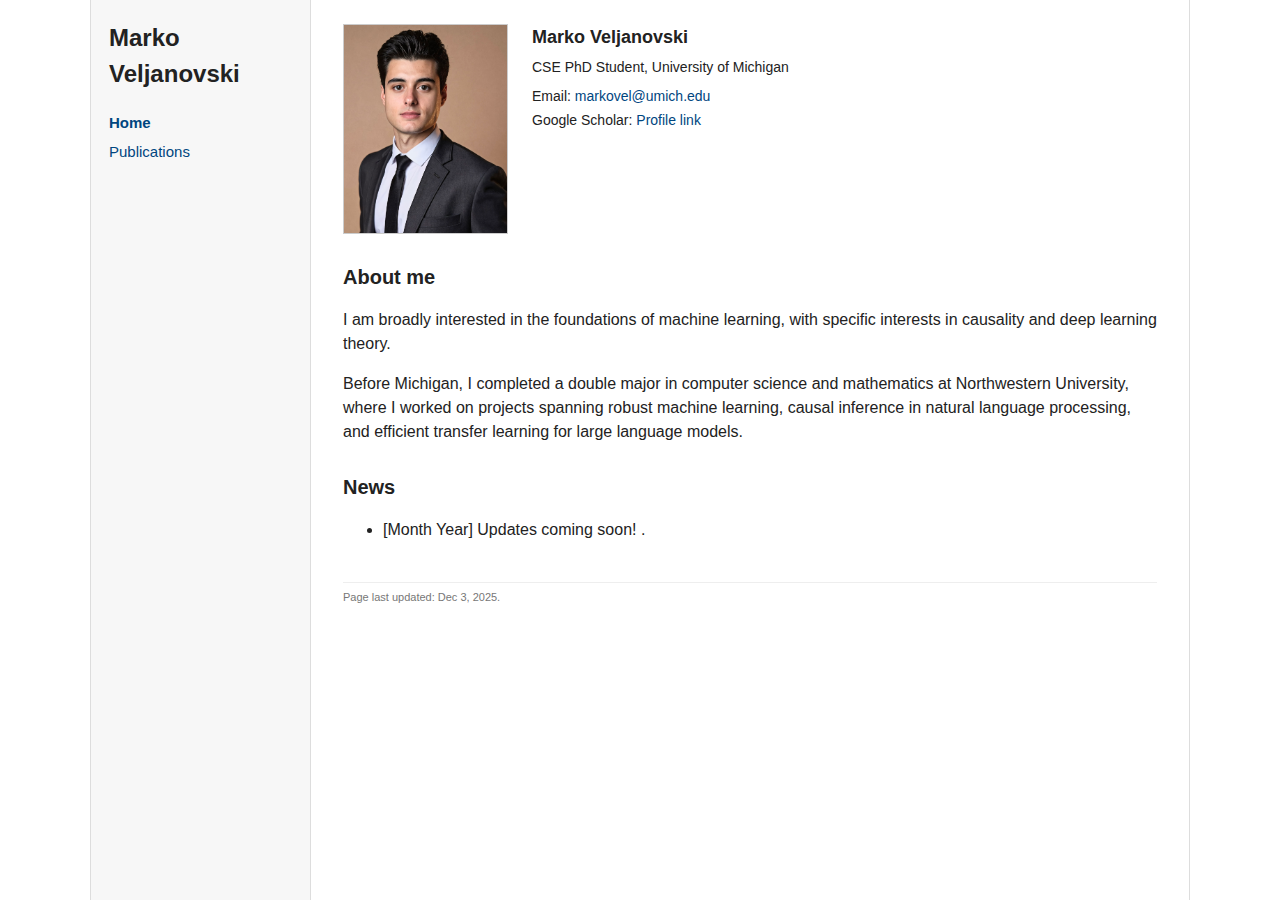
<file: index.html>
<!DOCTYPE html>
<html lang="en">
<head>
  <meta charset="UTF-8">
  <title>Marko Veljanovski - Home</title>
  <link rel="stylesheet" href="styles.css">
  <meta name="viewport" content="width=device-width, initial-scale=1">
</head>
<body>
  <div class="page">
    <!-- Left sidebar -->
    <aside class="sidebar">
      <h1 class="name"><a href="index.html">Marko Veljanovski</a></h1>
      <nav class="nav">
        <a class="nav-link active" href="index.html">Home</a>
        <a class="nav-link" href="publications.html">Publications</a>
      </nav>
    </aside>

    <!-- Main content -->
    <main class="content">
      <!-- Top card with photo and contact info -->
      <section class="section">
        <div class="intro-card">
          <!-- Put a file called profile.jpg in the same folder as this file -->
          <img src="profile.jpg" alt="Photo of Your Name" class="intro-photo">

          <div class="intro-text">
            <h2>Marko Veljanovski</h2>
            <p class="subtitle">CSE PhD Student, University of Michigan</p>

            <ul class="contact-list">
              <li>Email: <a href="mailto:markovel@umich.edu">markovel@umich.edu</a></li>
              <li>Google Scholar: <a href="https://scholar.google.com/citations?user=2nHr6csAAAAJ&hl=en">Profile link</a></li>
            </ul>
          </div>
        </div>
      </section>

      <!-- About section -->
      <section class="section">
        <h2>About me</h2>
        <p>
          I am broadly interested in the foundations of machine learning, 
          with specific interests in causality and deep learning theory.
        </p>
        <p>
          Before Michigan, I completed a double major in computer science and mathematics at
          Northwestern University, where I worked on projects spanning robust machine learning,
          causal inference in natural language processing, and efficient transfer learning for
          large language models.
        </p>
      </section>

      <!-- Optional section (you can edit or delete) -->
      <section class="section">
        <h2>News</h2>
        <ul>
          <li>[Month Year] Updates coming soon! .</li>
        </ul>
      </section>

      <div class="footer">
        Page last updated: Dec 3, 2025.
      </div>
    </main>
  </div>
</body>
</html>
</file>
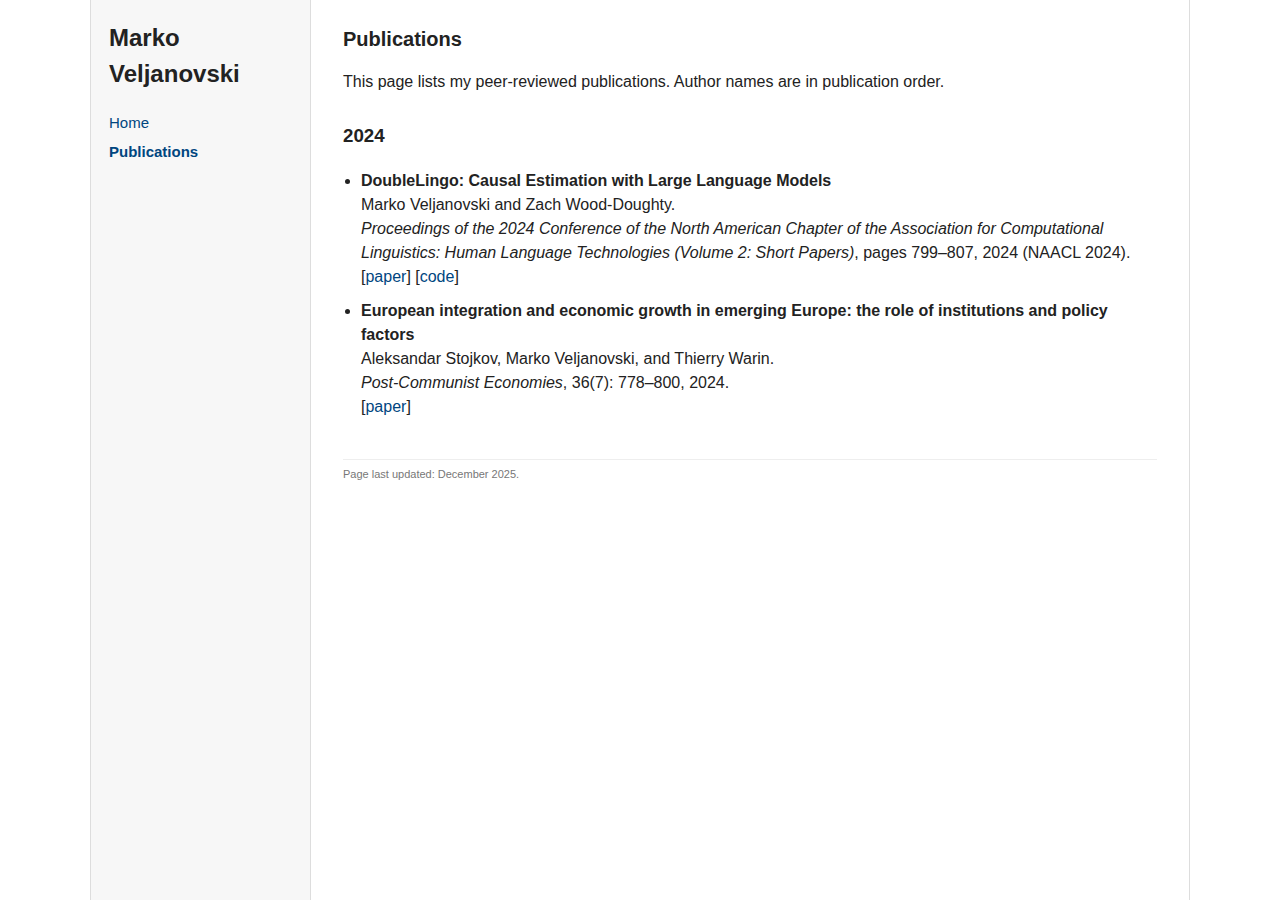
<file: publications.html>
<!DOCTYPE html>
<html lang="en">
<head>
  <meta charset="UTF-8">
  <title>Marko Veljanovski - Publications</title>
  <link rel="stylesheet" href="styles.css">
  <meta name="viewport" content="width=device-width, initial-scale=1">
</head>
<body>
  <div class="page">
    <!-- Left sidebar -->
    <aside class="sidebar">
      <h1 class="name"><a href="index.html">Marko Veljanovski</a></h1>
      <nav class="nav">
        <a class="nav-link" href="index.html">Home</a>
        <a class="nav-link active" href="publications.html">Publications</a>
      </nav>
    </aside>

    <!-- Main content -->
    <main class="content">
      <section class="section">
        <h2>Publications</h2>
        <p>
          This page lists my peer-reviewed publications. Author names are in publication order.
        </p>
      </section>

      <section class="section">
        <h3>2024</h3>
        <ul class="pub-list">
          <li>
            <strong>DoubleLingo: Causal Estimation with Large Language Models</strong><br>
            Marko Veljanovski and Zach Wood-Doughty.<br>
            <em>Proceedings of the 2024 Conference of the North American Chapter of the
            Association for Computational Linguistics: Human Language Technologies
            (Volume 2: Short Papers)</em>, pages 799–807, 2024 (NAACL 2024).<br>
            [<a href="https://aclanthology.org/2024.naacl-short.71/">paper</a>]
            [<a href="https://github.com/markov24/DoubleLingo">code</a>]
          </li>

          <li>
            <strong>European integration and economic growth in emerging Europe:
            the role of institutions and policy factors</strong><br>
            Aleksandar Stojkov, Marko Veljanovski, and Thierry Warin.<br>
            <em>Post-Communist Economies</em>, 36(7): 778–800, 2024.<br>
            [<a href="https://doi.org/10.1080/14631377.2024.2376974">paper</a>]
          </li>
        </ul>
      </section>

      <div class="footer">
        Page last updated: December 2025.
      </div>
    </main>
  </div>
</body>
</html>
</file>
<file: styles.css>
/* ===== Global styles ===== */
* {
  box-sizing: border-box;
}

body {
  margin: 0;
  font-family: -apple-system, BlinkMacSystemFont, "Segoe UI", sans-serif;
  line-height: 1.5;
  color: #222;
  background-color: #ffffff;
}

a {
  color: #00467f;
  text-decoration: none;
}

a:hover {
  text-decoration: underline;
}

/* Layout */
.page {
  display: flex;
  max-width: 1100px;
  margin: 0 auto;
  min-height: 100vh;
  border-left: 1px solid #ddd;
  border-right: 1px solid #ddd;
}

/* Sidebar */
.sidebar {
  width: 220px;
  border-right: 1px solid #ddd;
  background: #f7f7f7;
  padding: 20px 18px;
}

.name {
  font-size: 24px;
  margin: 0 0 20px;
}

.name a {
  color: inherit;
  text-decoration: none;
}

.nav {
  display: flex;
  flex-direction: column;
  gap: 6px;
  margin-bottom: 20px;
}

.nav-link {
  font-size: 15px;
}

.nav-link.active {
  font-weight: 600;
}

/* Main content */
.content {
  flex: 1;
  padding: 24px 32px 40px;
}

.section {
  margin-bottom: 28px;
}

.section h2 {
  margin: 0 0 6px;
  font-size: 20px;
}

/* Intro card */
.intro-card {
  display: flex;
  gap: 24px;
  margin-bottom: 24px;
}

.intro-photo {
  width: 165px;
  height: 210px;
  object-fit: cover;
  border: 1px solid #ccc;
}

.intro-text h2 {
  margin-top: 0;
  font-size: 18px;
}

.subtitle {
  font-size: 14px;
  margin: 2px 0 8px;
}

.contact-list {
  list-style: none;
  padding: 0;
  margin: 8px 0 0;
  font-size: 14px;
}

.contact-list li {
  margin-bottom: 3px;
}

/* Publications list */
.pub-list {
  padding-left: 18px;
}

.pub-list li {
  margin-bottom: 10px;
}

/* Tiny footer */
.footer {
  font-size: 11px;
  color: #777;
  margin-top: 40px;
  border-top: 1px solid #eee;
  padding-top: 6px;
}

/* Responsive (small screens) */
@media (max-width: 768px) {
  .page {
    flex-direction: column;
    border-left: none;
    border-right: none;
  }

  .sidebar {
    width: 100%;
    border-right: none;
    border-bottom: 1px solid #ddd;
  }

  .intro-card {
    flex-direction: column;
    align-items: flex-start;
  }
}
</file>
